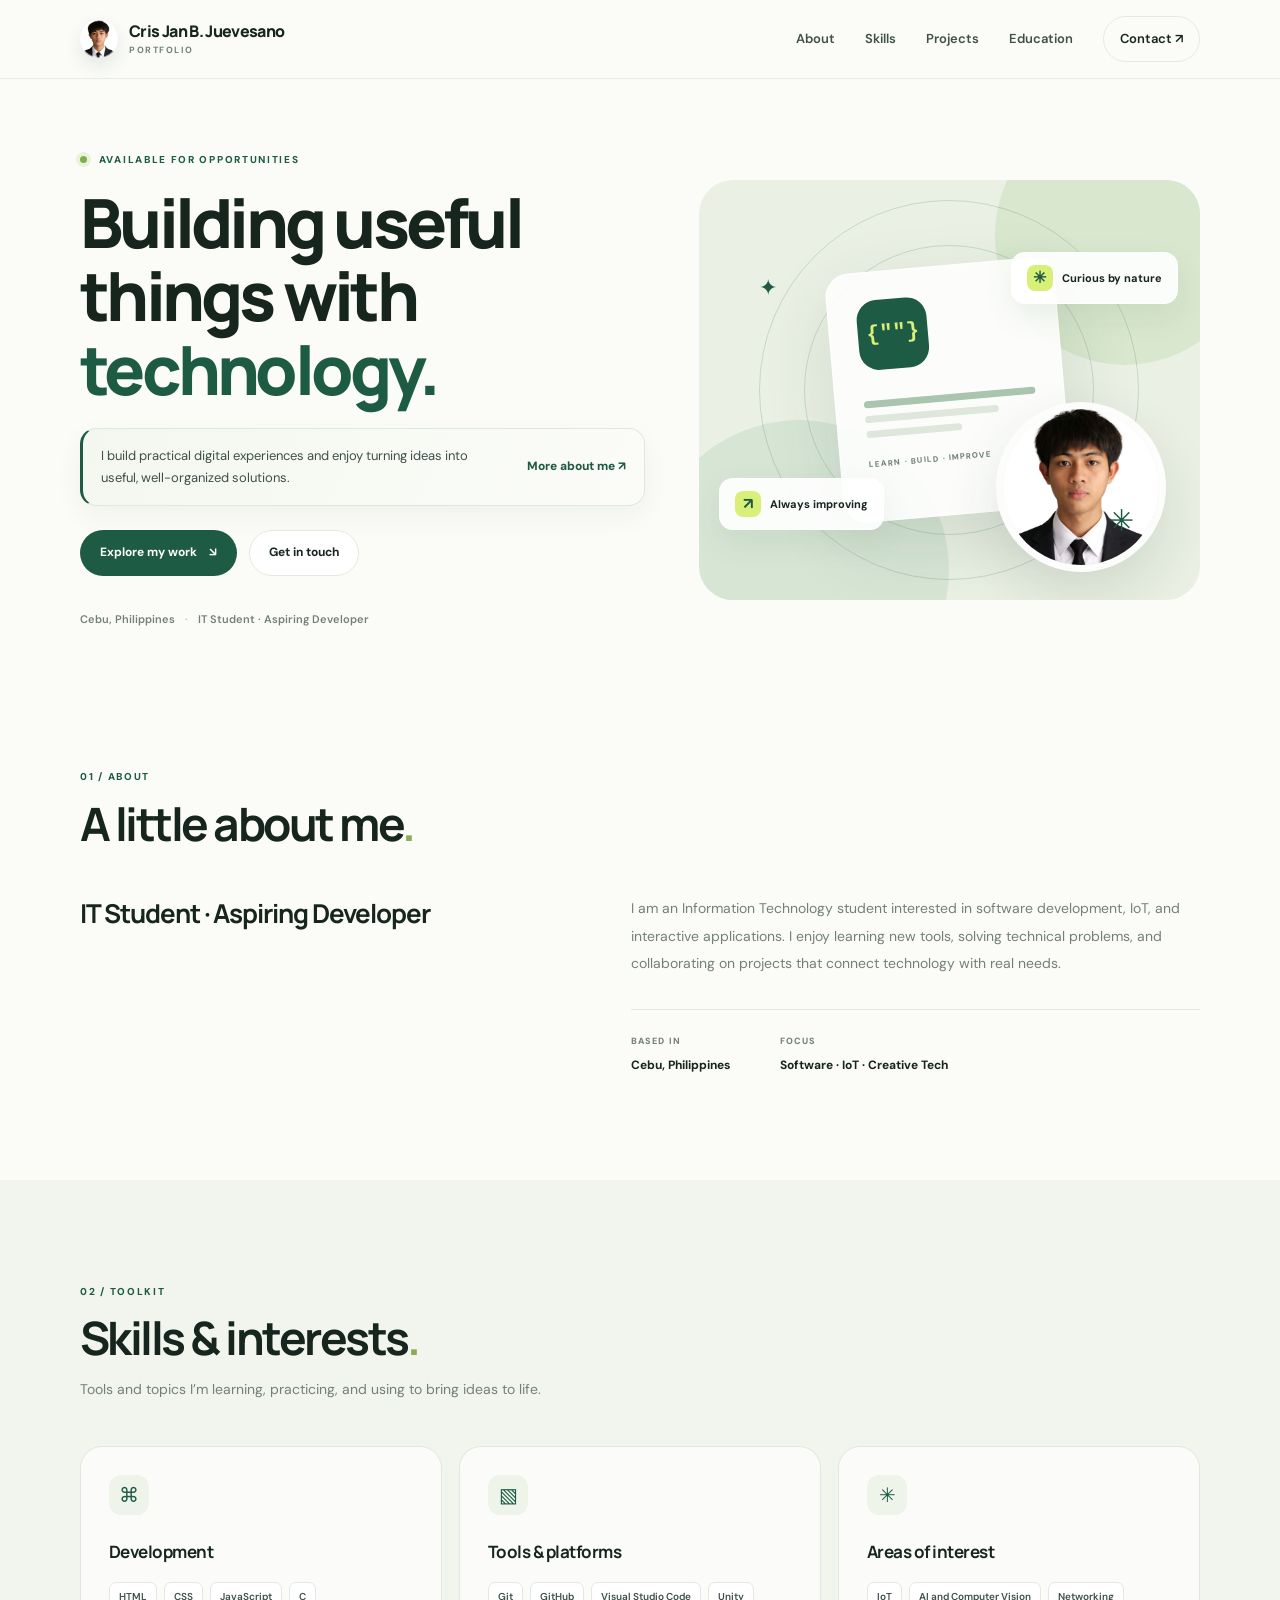
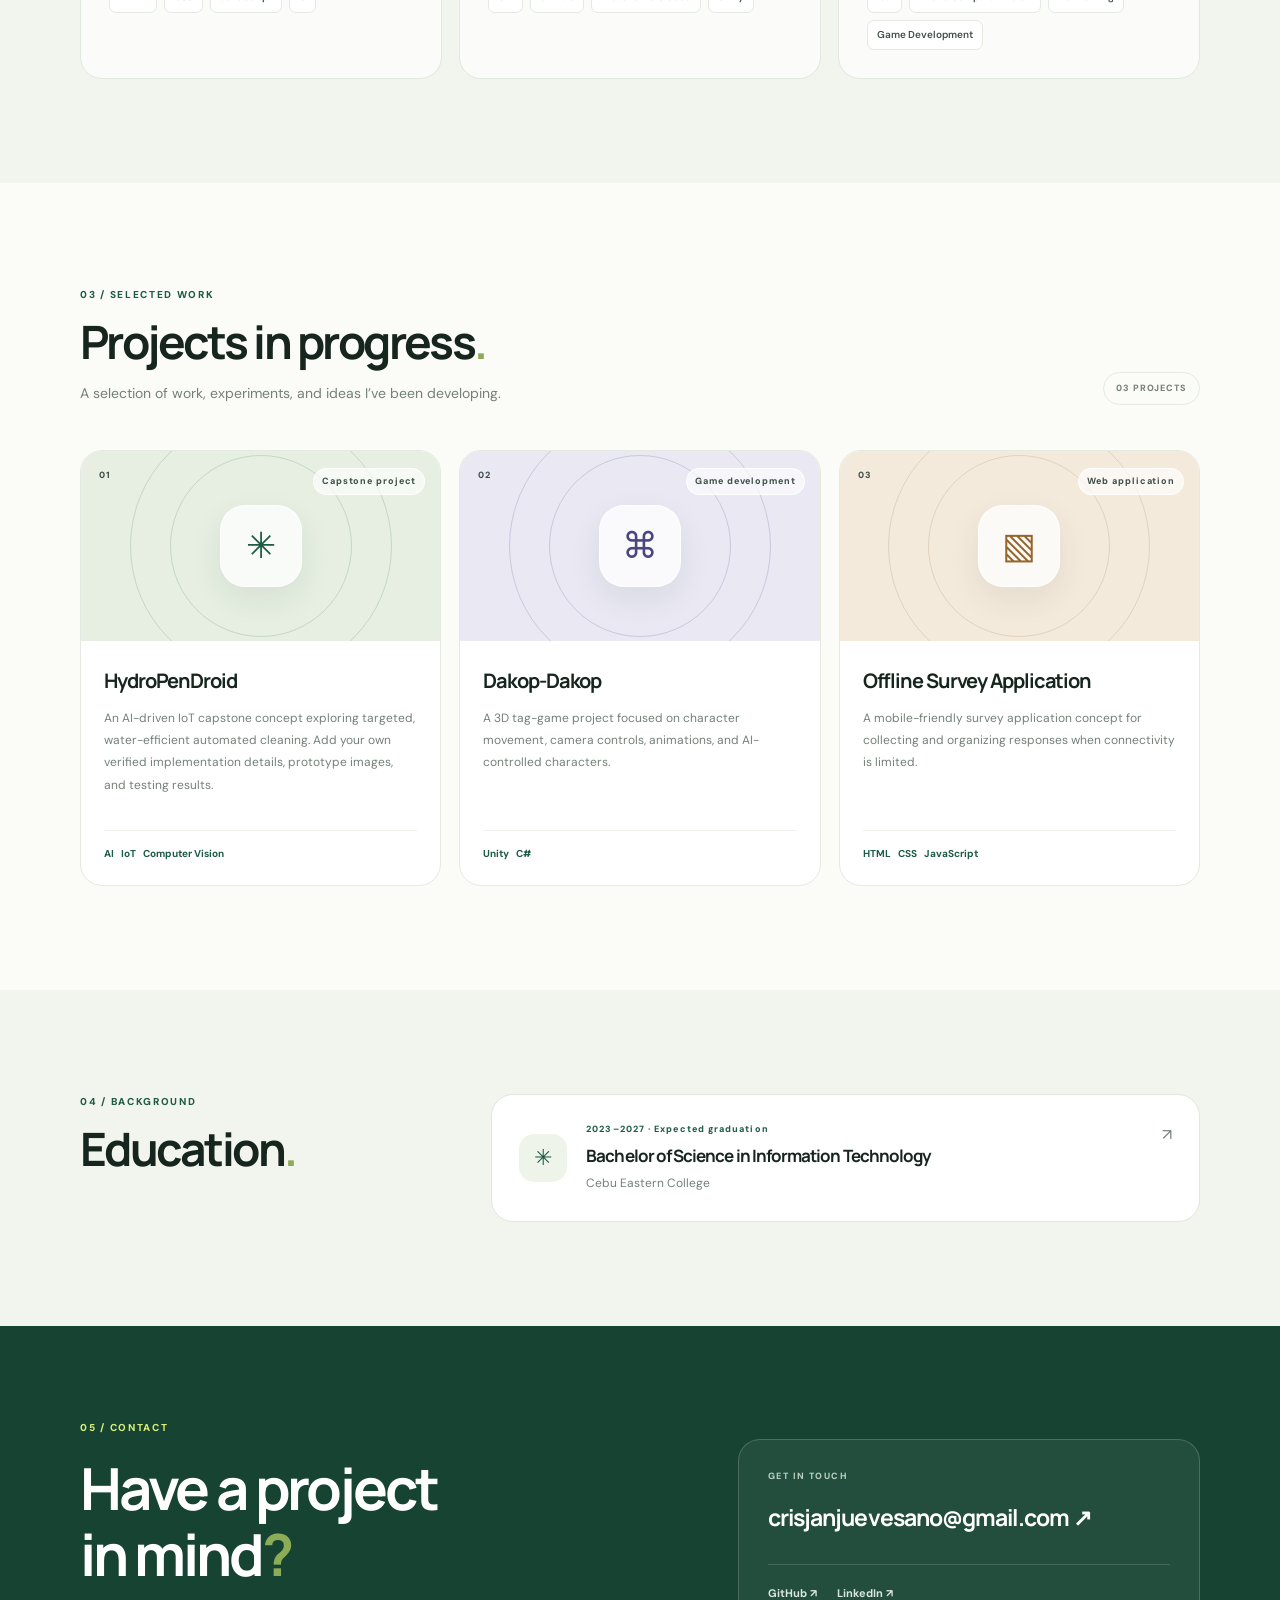
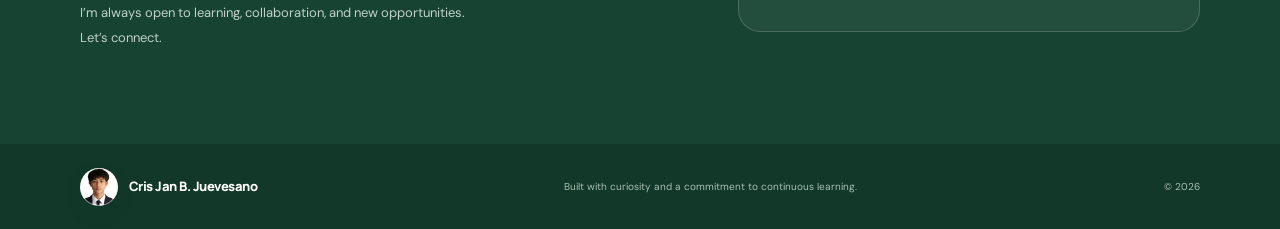
<file: index.html>
<!doctype html>
<html lang="en">
<head>
  <meta charset="utf-8">
  <meta name="viewport" content="width=device-width, initial-scale=1">
  <meta name="description" content="A personal portfolio showcasing projects, skills, and experience.">
  <title>Portfolio | Juevesano CJ</title>
  <link rel="stylesheet" href="style.css">
</head>
<body class="portfolio-page">
  <header class="site-header">
    <nav class="nav container" aria-label="Main navigation">
      <a class="brand" href="#home"><span class="brand-mark" id="brandMark">CJ</span><span id="brandName">Cris Jan B. Juevesano<span class="brand-sub">P O R T F O L I O</span></span></a>
      <button class="menu-toggle" id="menuToggle" aria-label="Toggle navigation" aria-expanded="false">☰</button>
      <div class="nav-links" id="navLinks">
        <a href="#about">About</a><a href="#skills">Skills</a><a href="#projects">Projects</a><a href="#education">Education</a><a class="nav-cta" href="#contact">Contact ↗</a>
      </div>
    </nav>
  </header>

  <main>
    <section class="hero container" id="home">
      <div class="hero-copy">
        <p class="eyebrow"><span class="status-dot"></span> AVAILABLE FOR OPPORTUNITIES</p>
        <h1 id="heroTitle">Building useful things with <span>technology.</span></h1>
        <div class="intro-strip"><div class="strip-inner"><p id="aboutPreview">Thoughtful development, practical problem-solving, and a willingness to keep learning.</p><a href="#about" class="inline-link">More about me ↗</a></div></div>
        <div class="hero-actions"><a class="button button-primary" href="#projects">Explore my work <span>↘</span></a><a class="button button-secondary" href="#contact">Get in touch</a></div>
        <div class="hero-meta"><span id="heroLocation">Cebu, Philippines</span><span class="meta-separator">·</span><span id="heroRole">IT Student · Aspiring Developer</span></div>
      </div>
      <div class="hero-art" aria-label="Decorative abstract portfolio graphic">
        <div class="art-orbit orbit-one"></div><div class="art-orbit orbit-two"></div>
        <div class="art-card art-card-main"><span class="code-mark">{"</>"}</span><div class="art-lines"><i></i><i></i><i></i></div><span class="art-label">LEARN · BUILD · IMPROVE</span></div>
        <div class="profile-frame" aria-label="Profile picture">
          <img id="profileImage" alt="Profile portrait" hidden>
          <div class="profile-fallback" id="profileFallback">CJ</div>
        </div>
        <div class="art-float float-top"><span class="float-icon">✳</span><span>Curious by nature</span></div>
        <div class="art-float float-bottom"><span class="float-icon">↗</span><span>Always improving</span></div>
        <div class="art-spark spark-one">✦</div><div class="art-spark spark-two">✳</div>
      </div>
    </section>

    <section class="section container" id="about">
      <div class="section-heading"><p class="eyebrow">01 / ABOUT</p><h2>A little about me<span class="accent-dot">.</span></h2></div>
      <div class="about-layout"><p class="about-lead" id="aboutLead"></p><div class="about-detail"><p id="aboutBody"></p><div class="about-facts"><div><span class="fact-label">BASED IN</span><strong id="aboutLocation"></strong></div><div><span class="fact-label">FOCUS</span><strong id="aboutFocus">Software · IoT · Creative Tech</strong></div></div></div></div>
    </section>

    <section class="section skills-section" id="skills">
      <div class="container">
        <div class="section-heading"><p class="eyebrow">02 / TOOLKIT</p><h2>Skills & interests<span class="accent-dot">.</span></h2><p class="section-desc">Tools and topics I’m learning, practicing, and using to bring ideas to life.</p></div>
        <div class="skills-grid">
          <article class="skill-card"><div class="skill-icon">⌘</div><h3>Development</h3><div class="skill-tags" id="skillsDev"></div></article>
          <article class="skill-card"><div class="skill-icon">▧</div><h3>Tools & platforms</h3><div class="skill-tags" id="skillsTools"></div></article>
          <article class="skill-card"><div class="skill-icon">✳</div><h3>Areas of interest</h3><div class="skill-tags" id="skillsInterest"></div></article>
        </div>
      </div>
    </section>

    <section class="section container" id="projects">
      <div class="section-heading section-heading-row"><div><p class="eyebrow">03 / SELECTED WORK</p><h2>Projects in progress<span class="accent-dot">.</span></h2><p class="section-desc">A selection of work, experiments, and ideas I’ve been developing.</p></div><span class="project-count" id="projectCount">03 PROJECTS</span></div>
      <div class="projects-grid" id="projectsGrid"></div>
    </section>

    <section class="section education-section" id="education">
      <div class="container education-layout">
        <div class="section-heading"><p class="eyebrow">04 / BACKGROUND</p><h2>Education<span class="accent-dot">.</span></h2></div>
        <article class="education-card"><div class="education-icon">✳</div><div><p class="education-date" id="educationDates"></p><h3 id="educationTitle"></h3><p id="schoolName"></p></div><span class="education-arrow">↗</span></article>
        <div class="extras" id="certificatesWrap" hidden><h3>Training & certificates</h3><ul id="certificatesList"></ul></div>
      </div>
    </section>

    <section class="contact-section" id="contact">
      <div class="container contact-layout"><div><p class="eyebrow">05 / CONTACT</p><h2>Have a project<br>in mind<span class="accent-dot">?</span></h2><p class="contact-copy">I’m always open to learning, collaboration, and new opportunities. Let’s connect.</p></div><div class="contact-card"><span class="contact-card-label">GET IN TOUCH</span><a class="contact-email" id="contactEmail" href="mailto:hello@example.com">hello@example.com ↗</a><div class="contact-links"><a id="githubLink" href="https://github.com/" target="_blank" rel="noreferrer">GitHub ↗</a><a id="linkedinLink" href="https://linkedin.com/" target="_blank" rel="noreferrer">LinkedIn ↗</a><a id="resumeLink" href="#" hidden target="_blank" rel="noreferrer">Résumé ↗</a></div></div></div>
    </section>
  </main>

  <footer class="site-footer"><div class="container footer-inner"><a class="brand footer-brand" href="#home"><span class="brand-mark" id="footerBrandMark">CJ</span><span id="footerBrand">Cris Jan B. Juevesano</span></a><p id="footerNote">Built with curiosity and a commitment to continuous learning.</p><span>© <span id="year"></span></span></div></footer>

  <script src="script.js"></script>
</body>
</html>
</file>
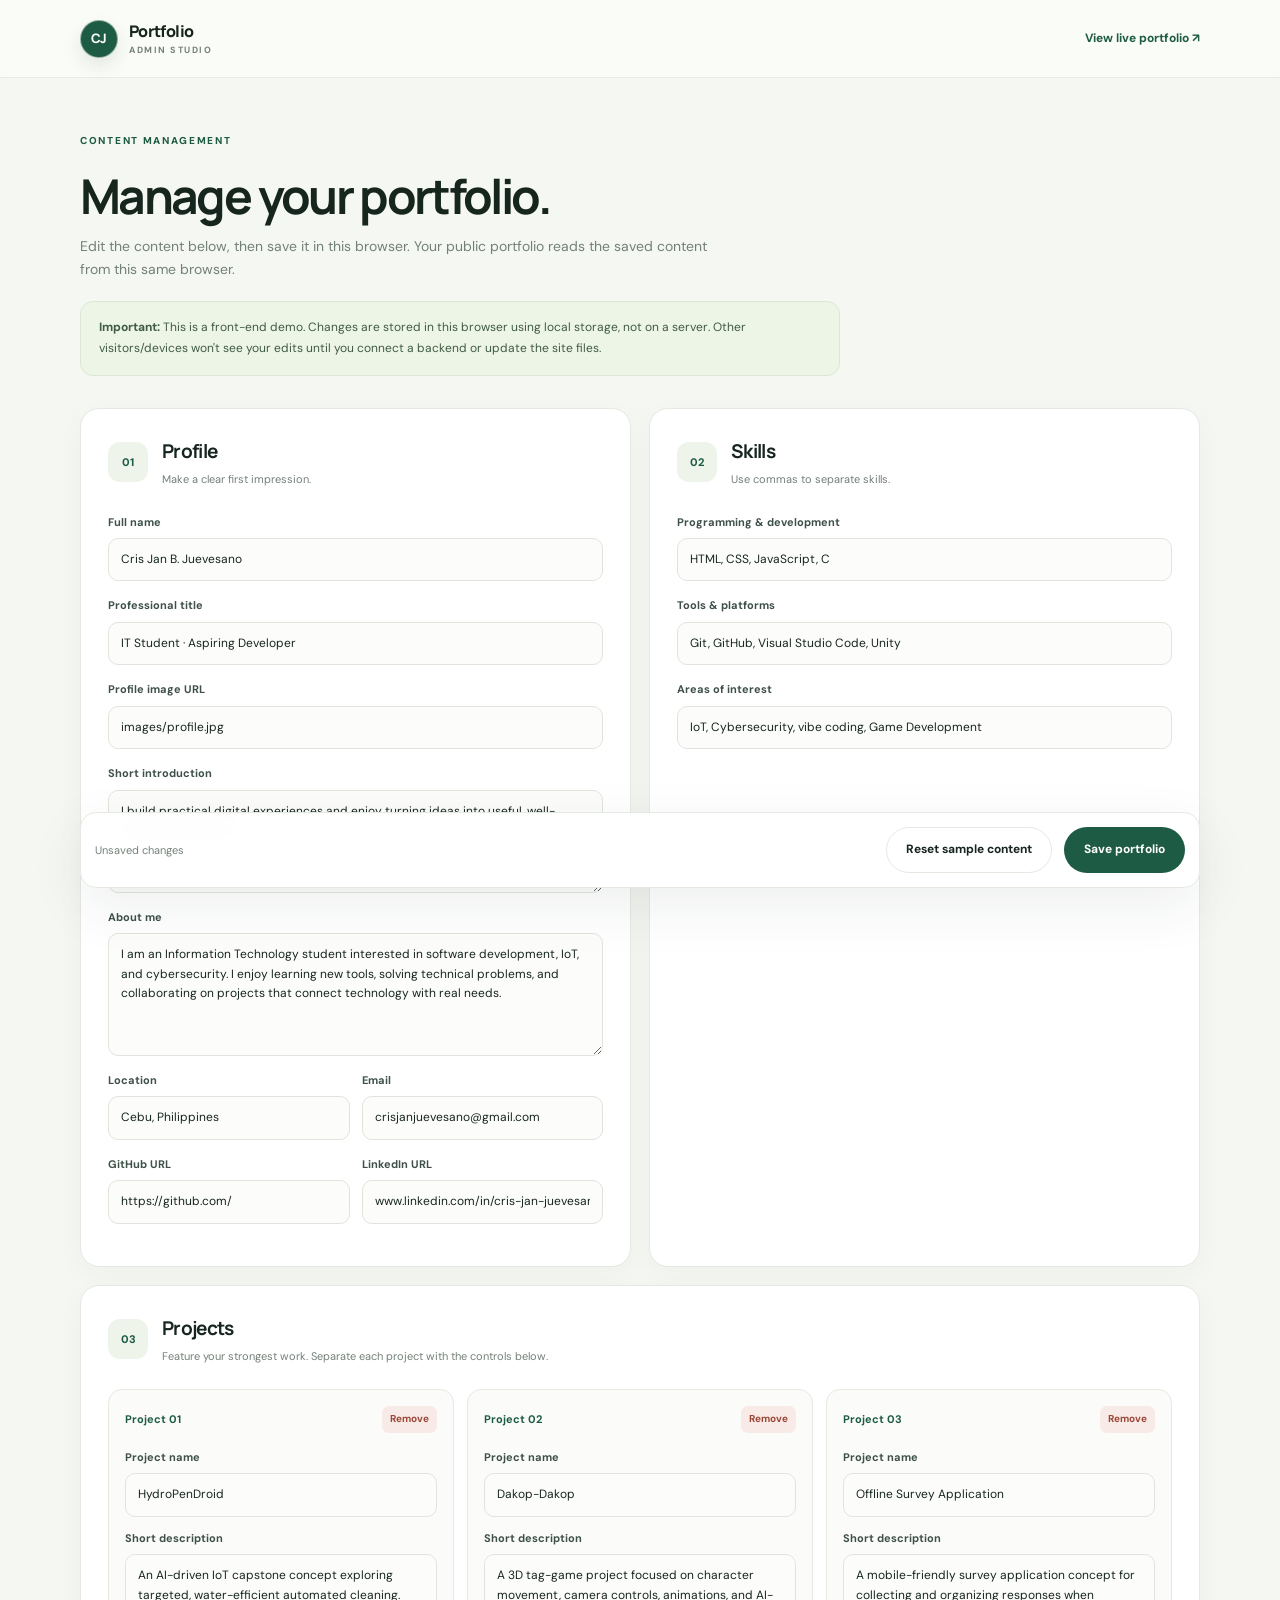
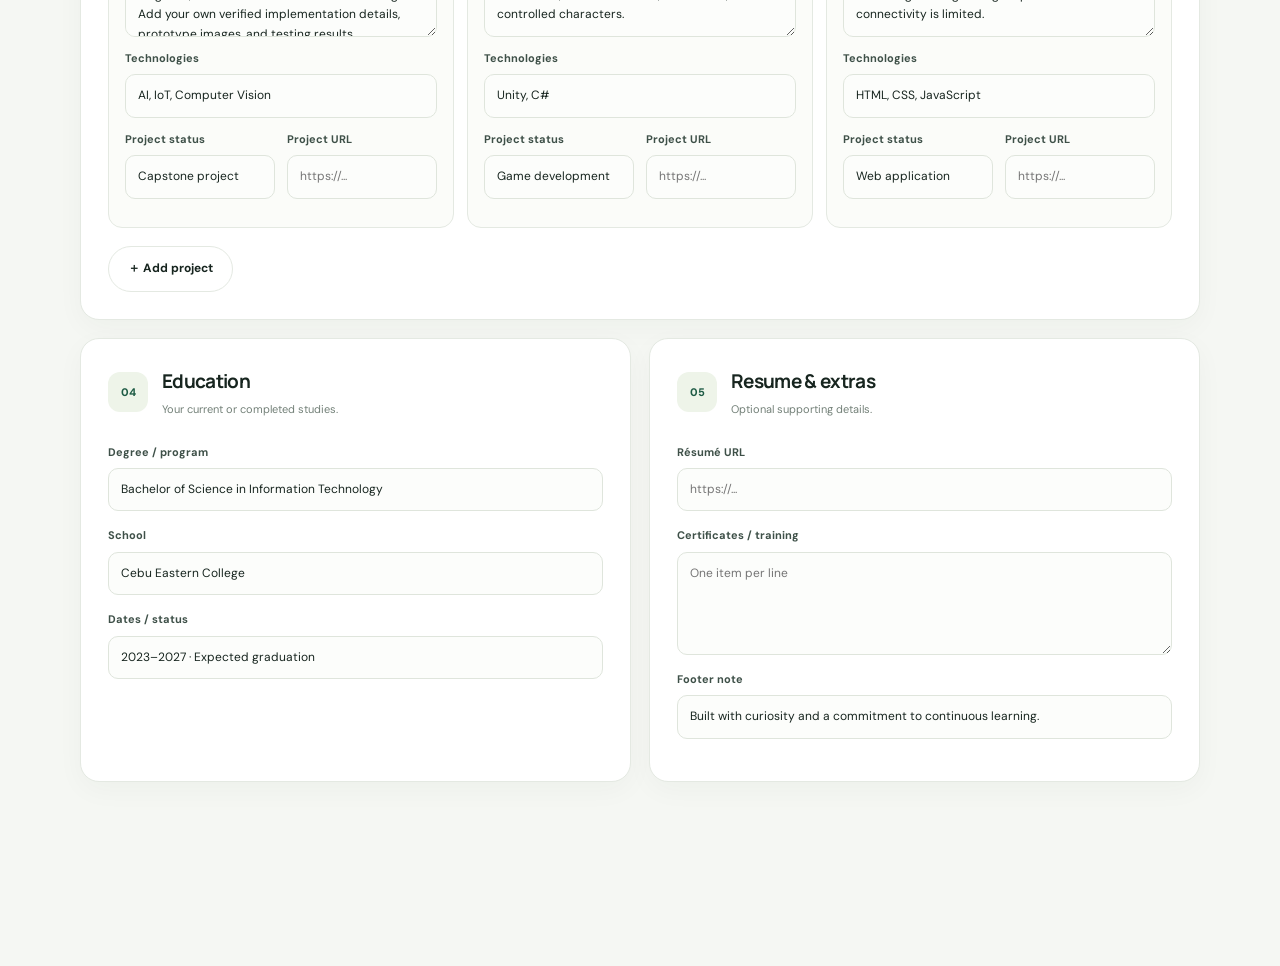
<file: admin.html>
<!doctype html>
<html lang="en">
<head>
  <meta charset="utf-8">
  <meta name="viewport" content="width=device-width, initial-scale=1">
  <title>Portfolio Admin</title>
  <link rel="stylesheet" href="style.css">
</head>
<body class="admin-page">
  <header class="topbar">
    <a class="brand" href="index.html"><span class="brand-mark">CJ</span><span>Portfolio<span class="brand-sub">ADMIN STUDIO</span></span></a>
    <a class="text-link" href="index.html" target="_blank" rel="noreferrer">View live portfolio ↗</a>
  </header>

  <main class="admin-layout">
    <section class="admin-heading">
      <p class="eyebrow">CONTENT MANAGEMENT</p>
      <h1>Manage your portfolio.</h1>
      <p class="muted">Edit the content below, then save it in this browser. Your public portfolio reads the saved content from this same browser.</p>
      <div class="notice"><strong>Important:</strong> This is a front-end demo. Changes are stored in this browser using local storage, not on a server. Other visitors/devices won't see your edits until you connect a backend or update the site files.</div>
    </section>

    <form id="portfolioForm" class="editor-grid">
      <section class="panel">
        <div class="panel-heading"><span class="step">01</span><div><h2>Profile</h2><p>Make a clear first impression.</p></div></div>
        <label>Full name<input name="name" required maxlength="80"></label>
        <label>Professional title<input name="role" maxlength="120"></label>
        <label>Profile image URL<input name="profileImage" type="url" placeholder="https://example.com/profile.jpg"></label>
        <label>Short introduction<textarea name="intro" rows="4" maxlength="500"></textarea></label>
        <label>About me<textarea name="about" rows="5" maxlength="1000"></textarea></label>
        <div class="two-col">
          <label>Location<input name="location" maxlength="100"></label>
          <label>Email<input name="email" type="email" maxlength="160"></label>
        </div>
        <div class="two-col">
          <label>GitHub URL<input name="github" type="url" placeholder="https://github.com/username"></label>
          <label>LinkedIn URL<input name="linkedin" type="url" placeholder="https://linkedin.com/in/username"></label>
        </div>
      </section>

      <section class="panel">
        <div class="panel-heading"><span class="step">02</span><div><h2>Skills</h2><p>Use commas to separate skills.</p></div></div>
        <label>Programming & development<input name="skillsDev" placeholder="HTML, CSS, JavaScript, C"></label>
        <label>Tools & platforms<input name="skillsTools" placeholder="Git, GitHub, VS Code, Unity"></label>
        <label>Areas of interest<input name="skillsInterest" placeholder="IoT, AI, Networking, Game Development"></label>
      </section>

      <section class="panel panel-wide">
        <div class="panel-heading"><span class="step">03</span><div><h2>Projects</h2><p>Feature your strongest work. Separate each project with the controls below.</p></div></div>
        <div id="projectsEditor" class="project-editor-list"></div>
        <button type="button" class="button button-secondary" id="addProject">＋ Add project</button>
      </section>

      <section class="panel">
        <div class="panel-heading"><span class="step">04</span><div><h2>Education</h2><p>Your current or completed studies.</p></div></div>
        <label>Degree / program<input name="education" maxlength="180"></label>
        <label>School<input name="school" maxlength="180"></label>
        <label>Dates / status<input name="educationDates" maxlength="100" placeholder="2023–2027 · Expected graduation"></label>
      </section>

      <section class="panel">
        <div class="panel-heading"><span class="step">05</span><div><h2>Resume & extras</h2><p>Optional supporting details.</p></div></div>
        <label>Résumé URL<input name="resume" type="url" placeholder="https://..."></label>
        <label>Certificates / training<textarea name="certificates" rows="4" placeholder="One item per line"></textarea></label>
        <label>Footer note<input name="footer" maxlength="180"></label>
      </section>

      <div class="savebar">
        <span id="saveStatus" class="muted" role="status">Unsaved changes</span>
        <button type="button" class="button button-secondary" id="resetBtn">Reset sample content</button>
        <button type="submit" class="button button-primary">Save portfolio</button>
      </div>
    </form>
  </main>
  <template id="projectTemplate">
    <article class="project-editor">
      <div class="project-editor-head"><strong class="project-number">Project</strong><button type="button" class="remove-project" aria-label="Remove project">Remove</button></div>
      <label>Project name<input data-field="title" required maxlength="100"></label>
      <label>Short description<textarea data-field="description" rows="3" maxlength="500"></textarea></label>
      <label>Technologies<input data-field="tech" placeholder="HTML, CSS, JavaScript"></label>
      <div class="two-col">
        <label>Project status<input data-field="status" placeholder="In progress / Completed"></label>
        <label>Project URL<input data-field="url" type="url" placeholder="https://..."></label>
      </div>
    </article>
  </template>

  <script src="script.js"></script>
</body>
</html>
</file>
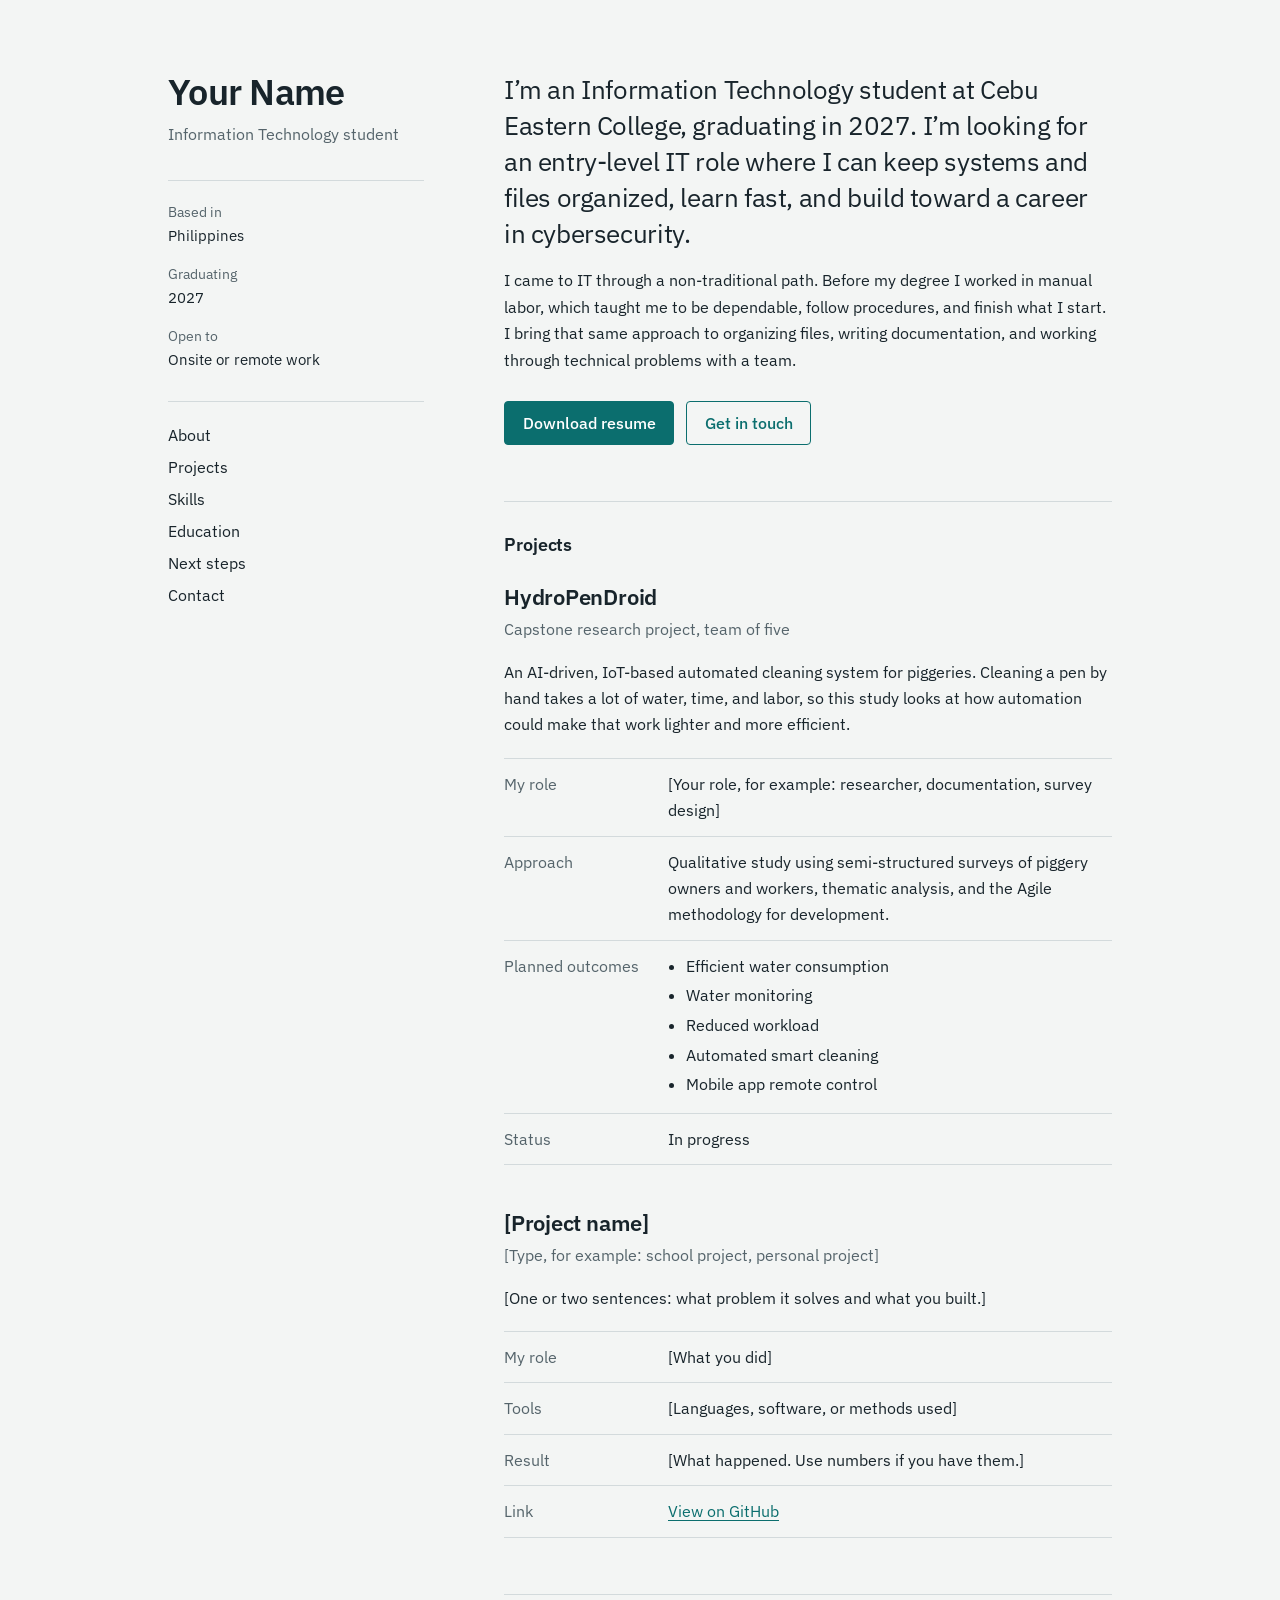
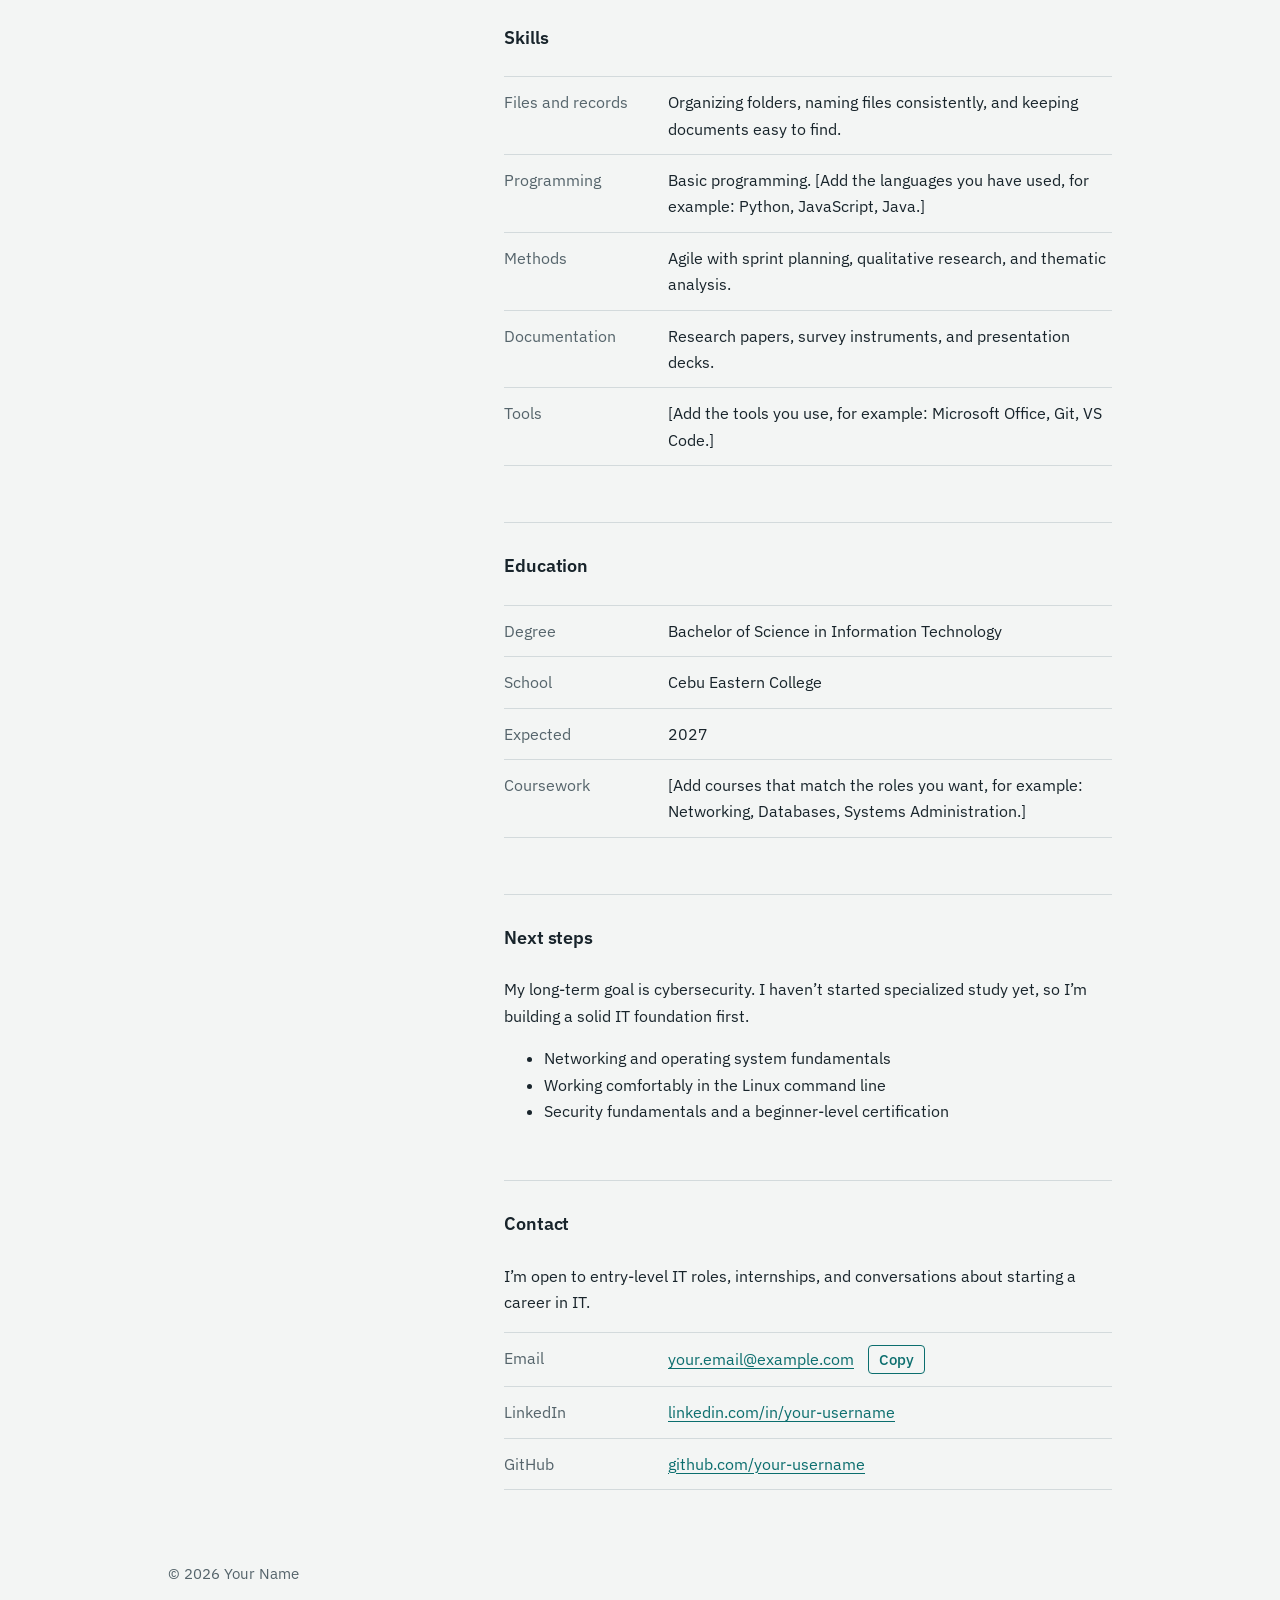
<file: index (3).html>
<!DOCTYPE html>
<html lang="en">
<head>
<meta charset="utf-8">
<meta name="viewport" content="width=device-width, initial-scale=1">
<title>Your Name – IT Student Portfolio</title>
<meta name="description" content="Portfolio of Your Name, an Information Technology student graduating in 2027 and looking for an entry-level IT role.">
<meta name="color-scheme" content="light dark">
<meta property="og:title" content="Your Name – IT Student Portfolio">
<meta property="og:description" content="Information Technology student graduating in 2027. Projects, skills, and contact details.">
<meta property="og:type" content="website">
<link rel="icon" href="data:image/svg+xml,%3Csvg xmlns='http://www.w3.org/2000/svg' viewBox='0 0 32 32'%3E%3Crect width='32' height='32' rx='6' fill='%230B6E6E'/%3E%3Ctext x='16' y='22' font-size='15' font-family='sans-serif' font-weight='700' text-anchor='middle' fill='white'%3EYN%3C/text%3E%3C/svg%3E">
<link rel="preconnect" href="https://fonts.googleapis.com">
<link rel="preconnect" href="https://fonts.gstatic.com" crossorigin>
<link href="https://fonts.googleapis.com/css2?family=IBM+Plex+Sans:ital,wght@0,400;0,500;0,600;1,400&display=swap" rel="stylesheet">

<style>
  :root {
    --bg: #F3F5F4;
    --ink: #18242B;
    --muted: #55646B;
    --line: #D3DADC;
    --accent: #0B6E6E;
    --on-accent: #FFFFFF;
    --font: "IBM Plex Sans", system-ui, -apple-system, "Segoe UI", Roboto, "Helvetica Neue", Arial, sans-serif;
  }

  @media (prefers-color-scheme: dark) {
    :root {
      --bg: #0F1719;
      --ink: #E6ECEC;
      --muted: #9AA8AC;
      --line: #25343A;
      --accent: #5CC7C0;
      --on-accent: #0F1719;
    }
  }

  *, *::before, *::after { box-sizing: border-box; }

  html { -webkit-text-size-adjust: 100%; }

  @media (prefers-reduced-motion: no-preference) {
    html { scroll-behavior: smooth; }
  }

  body {
    margin: 0;
    background: var(--bg);
    color: var(--ink);
    font-family: var(--font);
    font-size: 1rem;
    line-height: 1.65;
  }

  a { color: var(--accent); text-underline-offset: 0.2em; }
  a:hover { text-decoration-thickness: 2px; }

  :focus-visible {
    outline: 2px solid var(--accent);
    outline-offset: 3px;
    border-radius: 2px;
  }

  .skip {
    position: absolute;
    left: 1rem;
    top: -4rem;
    background: var(--accent);
    color: var(--on-accent);
    padding: 0.5rem 0.9rem;
    border-radius: 4px;
    z-index: 10;
  }
  .skip:focus { top: 1rem; }

  /* Layout: fixed left column, readable content column */
  .layout {
    display: grid;
    grid-template-columns: 16rem minmax(0, 1fr);
    gap: 5rem;
    max-width: 62rem;
    margin: 0 auto;
    padding: 4.5rem 1.5rem 3rem;
  }

  .side {
    position: sticky;
    top: 4.5rem;
    align-self: start;
  }

  .side h1 {
    margin: 0;
    font-size: 2.25rem;
    line-height: 1.1;
    font-weight: 600;
    letter-spacing: -0.02em;
  }

  .side .role {
    margin: 0.6rem 0 0;
    color: var(--muted);
  }

  .facts {
    margin: 2rem 0 0;
    padding-top: 1.25rem;
    border-top: 1px solid var(--line);
    font-size: 0.9375rem;
  }
  .facts div { margin-bottom: 0.9rem; }
  .facts dt { color: var(--muted); font-size: 0.875rem; }
  .facts dd { margin: 0; }

  .nav {
    margin: 1.75rem 0 0;
    padding: 1.25rem 0 0;
    border-top: 1px solid var(--line);
    list-style: none;
    display: grid;
    gap: 0.35rem;
  }
  .nav a { color: var(--ink); text-decoration: none; }
  .nav a:hover { color: var(--accent); text-decoration: underline; }

  /* Main content */
  main { max-width: 40rem; }

  .block {
    padding-top: 1.75rem;
    margin-top: 3.5rem;
    border-top: 1px solid var(--line);
    scroll-margin-top: 2rem;
  }
  .block:first-child {
    margin-top: 0;
    padding-top: 0;
    border-top: 0;
  }

  .block h2 {
    margin: 0 0 1.5rem;
    font-size: 1.125rem;
    font-weight: 600;
    letter-spacing: -0.005em;
  }

  .lead {
    margin: 0 0 1.25rem;
    font-size: 1.625rem;
    line-height: 1.38;
    font-weight: 400;
    letter-spacing: -0.015em;
  }

  .block p { margin: 0 0 1rem; }
  .muted { color: var(--muted); }

  .actions {
    display: flex;
    flex-wrap: wrap;
    gap: 0.75rem;
    margin-top: 1.75rem;
  }

  .btn {
    display: inline-block;
    padding: 0.6rem 1.1rem;
    border: 1px solid var(--accent);
    border-radius: 4px;
    font: inherit;
    font-weight: 500;
    line-height: 1.4;
    text-decoration: none;
    cursor: pointer;
  }
  .btn-primary { background: var(--accent); color: var(--on-accent); }
  .btn-secondary { background: transparent; color: var(--accent); }
  .btn:hover { text-decoration: underline; text-underline-offset: 0.2em; }

  /* Definition-style rows used by projects, skills, education, contact */
  .rows { margin: 0; }
  .rows > div {
    display: grid;
    grid-template-columns: 9rem minmax(0, 1fr);
    gap: 1.25rem;
    padding: 0.75rem 0;
    border-top: 1px solid var(--line);
  }
  .rows > div:last-child { border-bottom: 1px solid var(--line); }
  .rows dt { color: var(--muted); }
  .rows dd { margin: 0; }

  .project { margin-bottom: 2.75rem; }
  .project:last-child { margin-bottom: 0; }
  .project h3 {
    margin: 0 0 0.35rem;
    font-size: 1.375rem;
    font-weight: 600;
    letter-spacing: -0.01em;
    line-height: 1.25;
  }
  .project .kind { margin: 0 0 1rem; color: var(--muted); }
  .project .summary { margin-bottom: 1.25rem; }
  .project ul { margin: 0; padding-left: 1.1rem; }
  .project li { margin-bottom: 0.2rem; }

  .copy-status { margin-left: 0.6rem; color: var(--muted); font-size: 0.9375rem; }

  .footer {
    max-width: 62rem;
    margin: 0 auto;
    padding: 1.5rem 1.5rem 3rem;
    color: var(--muted);
    font-size: 0.9375rem;
  }

  @media (max-width: 52rem) {
    .layout {
      grid-template-columns: minmax(0, 1fr);
      gap: 2.5rem;
      padding-top: 2.5rem;
    }
    .side { position: static; }
    .nav {
      display: flex;
      flex-wrap: wrap;
      gap: 0.4rem 1.25rem;
    }
    .lead { font-size: 1.4rem; }
    .rows > div {
      grid-template-columns: minmax(0, 1fr);
      gap: 0.15rem;
    }
  }
</style>
</head>

<body>
<a class="skip" href="#about">Skip to content</a>

<div class="layout">

  <!-- ============ LEFT COLUMN ============ -->
  <header class="side">
    <!-- EDIT: replace with your full name -->
    <h1>Your Name</h1>
    <p class="role">Information Technology student</p>

    <dl class="facts">
      <div>
        <dt>Based in</dt>
        <dd>Philippines</dd>
      </div>
      <div>
        <dt>Graduating</dt>
        <dd>2027</dd>
      </div>
      <div>
        <dt>Open to</dt>
        <dd>Onsite or remote work</dd>
      </div>
    </dl>

    <nav aria-label="Sections">
      <ul class="nav">
        <li><a href="#about">About</a></li>
        <li><a href="#projects">Projects</a></li>
        <li><a href="#skills">Skills</a></li>
        <li><a href="#education">Education</a></li>
        <li><a href="#next">Next steps</a></li>
        <li><a href="#contact">Contact</a></li>
      </ul>
    </nav>
  </header>

  <!-- ============ MAIN CONTENT ============ -->
  <main id="main">

    <section class="block" id="about" aria-label="About">
      <p class="lead">
        I’m an Information Technology student at Cebu Eastern College, graduating in 2027.
        I’m looking for an entry-level IT role where I can keep systems and files organized,
        learn fast, and build toward a career in cybersecurity.
      </p>
      <p>
        I came to IT through a non-traditional path. Before my degree I worked in manual labor,
        which taught me to be dependable, follow procedures, and finish what I start.
        I bring that same approach to organizing files, writing documentation, and working through
        technical problems with a team.
      </p>
      <div class="actions">
        <!-- EDIT: put your resume in the same folder and name it resume.pdf -->
        <a class="btn btn-primary" href="resume.pdf" download>Download resume</a>
        <a class="btn btn-secondary" href="#contact">Get in touch</a>
      </div>
    </section>

    <section class="block" id="projects">
      <h2>Projects</h2>

      <article class="project">
        <h3>HydroPenDroid</h3>
        <p class="kind">Capstone research project, team of five</p>
        <p class="summary">
          An AI-driven, IoT-based automated cleaning system for piggeries. Cleaning a pen by hand
          takes a lot of water, time, and labor, so this study looks at how automation could
          make that work lighter and more efficient.
        </p>
        <dl class="rows">
          <div>
            <dt>My role</dt>
            <!-- EDIT: describe what you personally did -->
            <dd>[Your role, for example: researcher, documentation, survey design]</dd>
          </div>
          <div>
            <dt>Approach</dt>
            <dd>Qualitative study using semi-structured surveys of piggery owners and workers, thematic analysis, and the Agile methodology for development.</dd>
          </div>
          <div>
            <dt>Planned outcomes</dt>
            <dd>
              <ul>
                <li>Efficient water consumption</li>
                <li>Water monitoring</li>
                <li>Reduced workload</li>
                <li>Automated smart cleaning</li>
                <li>Mobile app remote control</li>
              </ul>
            </dd>
          </div>
          <div>
            <dt>Status</dt>
            <dd>In progress</dd>
          </div>
        </dl>
      </article>

      <!-- EDIT: copy this block for each additional project, or delete it -->
      <article class="project">
        <h3>[Project name]</h3>
        <p class="kind">[Type, for example: school project, personal project]</p>
        <p class="summary">[One or two sentences: what problem it solves and what you built.]</p>
        <dl class="rows">
          <div>
            <dt>My role</dt>
            <dd>[What you did]</dd>
          </div>
          <div>
            <dt>Tools</dt>
            <dd>[Languages, software, or methods used]</dd>
          </div>
          <div>
            <dt>Result</dt>
            <dd>[What happened. Use numbers if you have them.]</dd>
          </div>
          <div>
            <dt>Link</dt>
            <dd><a href="https://github.com/your-username/your-repo">View on GitHub</a></dd>
          </div>
        </dl>
      </article>
    </section>

    <section class="block" id="skills">
      <h2>Skills</h2>
      <dl class="rows">
        <div>
          <dt>Files and records</dt>
          <dd>Organizing folders, naming files consistently, and keeping documents easy to find.</dd>
        </div>
        <div>
          <dt>Programming</dt>
          <dd>Basic programming. [Add the languages you have used, for example: Python, JavaScript, Java.]</dd>
        </div>
        <div>
          <dt>Methods</dt>
          <dd>Agile with sprint planning, qualitative research, and thematic analysis.</dd>
        </div>
        <div>
          <dt>Documentation</dt>
          <dd>Research papers, survey instruments, and presentation decks.</dd>
        </div>
        <div>
          <dt>Tools</dt>
          <dd>[Add the tools you use, for example: Microsoft Office, Git, VS Code.]</dd>
        </div>
      </dl>
    </section>

    <section class="block" id="education">
      <h2>Education</h2>
      <dl class="rows">
        <div>
          <dt>Degree</dt>
          <dd>Bachelor of Science in Information Technology</dd>
        </div>
        <div>
          <dt>School</dt>
          <dd>Cebu Eastern College</dd>
        </div>
        <div>
          <dt>Expected</dt>
          <dd>2027</dd>
        </div>
        <div>
          <dt>Coursework</dt>
          <dd>[Add courses that match the roles you want, for example: Networking, Databases, Systems Administration.]</dd>
        </div>
      </dl>
    </section>

    <section class="block" id="next">
      <h2>Next steps</h2>
      <p>
        My long-term goal is cybersecurity. I haven’t started specialized study yet,
        so I’m building a solid IT foundation first.
      </p>
      <!-- EDIT: update this list as your plans become clearer -->
      <ul>
        <li>Networking and operating system fundamentals</li>
        <li>Working comfortably in the Linux command line</li>
        <li>Security fundamentals and a beginner-level certification</li>
      </ul>
    </section>

    <section class="block" id="contact">
      <h2>Contact</h2>
      <p>I’m open to entry-level IT roles, internships, and conversations about starting a career in IT.</p>
      <dl class="rows">
        <div>
          <dt>Email</dt>
          <dd>
            <!-- EDIT: use your real email in both places below -->
            <a href="mailto:your.email@example.com">your.email@example.com</a>
            <button class="btn btn-secondary" type="button" id="copy-email" data-copy="your.email@example.com" style="margin-left:0.6rem;padding:0.2rem 0.65rem;font-size:0.9375rem">Copy</button>
            <span class="copy-status" id="copy-status" role="status" aria-live="polite"></span>
          </dd>
        </div>
        <div>
          <dt>LinkedIn</dt>
          <dd><a href="https://www.linkedin.com/in/your-username">linkedin.com/in/your-username</a></dd>
        </div>
        <div>
          <dt>GitHub</dt>
          <dd><a href="https://github.com/your-username">github.com/your-username</a></dd>
        </div>
      </dl>
    </section>

  </main>
</div>

<footer class="footer">
  © <span id="year">2026</span> Your Name
</footer>

<script>
  document.getElementById('year').textContent = new Date().getFullYear();

  var copyBtn = document.getElementById('copy-email');
  var status = document.getElementById('copy-status');
  var timer;

  function say(message) {
    status.textContent = message;
    clearTimeout(timer);
    timer = setTimeout(function () { status.textContent = ''; }, 3000);
  }

  copyBtn.addEventListener('click', function () {
    var text = copyBtn.getAttribute('data-copy');
    if (navigator.clipboard && navigator.clipboard.writeText) {
      navigator.clipboard.writeText(text).then(
        function () { say('Email copied'); },
        function () { say('Could not copy. Select the address and copy it by hand.'); }
      );
    } else {
      say('Could not copy. Select the address and copy it by hand.');
    }
  });
</script>
</body>
</html>
</file>
<file: style.css>
@import url('https://fonts.googleapis.com/css2?family=DM+Sans:wght@400;500;600;700&family=Manrope:wght@400;500;600;700;800&display=swap');

:root {
  --ink: #17251f;
  --ink-soft: #3e5048;
  --muted: #738078;
  --paper: #fbfcf8;
  --surface: #ffffff;
  --line: #e4e9e2;
  --green: #1e5b45;
  --green-dark: #164332;
  --lime: #d8f078;
  --mint: #eef4e9;
  --shadow: 0 18px 55px rgba(24, 48, 36, .08);
  --radius: 22px;
}
* { box-sizing: border-box; }
html { scroll-behavior: smooth; scroll-padding-top: 90px; }
body { margin: 0; color: var(--ink); background: var(--paper); font-family: "DM Sans", sans-serif; line-height: 1.65; }
a { color: inherit; text-decoration: none; }
button, input, textarea { font: inherit; }
button, a { -webkit-tap-highlight-color: transparent; }
.container { width: min(1120px, calc(100% - 48px)); margin: 0 auto; }
.site-header, .topbar { position: sticky; top: 0; z-index: 20; background: rgba(251,252,248,.9); border-bottom: 1px solid rgba(228,233,226,.8); -webkit-backdrop-filter: blur(16px); backdrop-filter: blur(16px); }
.nav, .topbar { min-height: 78px; display: flex; align-items: center; justify-content: space-between; gap: 24px; }
.brand { display: inline-flex; align-items: center; gap: 11px; font-family: "Manrope", sans-serif; font-weight: 800; letter-spacing: -.04em; line-height: 1.2; }
.brand-mark { width: 38px; height: 38px; display: grid; place-items: center; border-radius: 50%; overflow: hidden; background: var(--green); background-size: 118% auto; background-position: center 22%; background-repeat: no-repeat; color: white; font-size: 13px; letter-spacing: -.02em; border: 1px solid rgba(255,255,255,.5); box-shadow: 0 8px 18px rgba(24,48,36,.10); }
.brand-sub { display: block; margin-top: 4px; font-family: "DM Sans",sans-serif; font-size: 9px; letter-spacing: .17em; color: var(--muted); font-weight: 700; }
.nav-links { display: flex; align-items: center; gap: 30px; color: var(--ink-soft); font-size: 13px; font-weight: 600; }
.nav-links a:not(.nav-cta):hover, .text-link:hover { color: var(--green); }
.nav-cta { padding: 11px 16px; border: 1px solid var(--line); border-radius: 999px; color: var(--ink); }
.menu-toggle { display: none; border: 0; background: transparent; color: var(--ink); font-size: 24px; cursor: pointer; }
.hero { display: grid; grid-template-columns: 1.06fr .94fr; align-items: center; gap: 54px; min-height: 610px; padding-top: 60px; padding-bottom: 48px; }
.eyebrow { margin: 0 0 18px; color: var(--green); font-size: 10px; font-weight: 800; letter-spacing: .17em; }
.status-dot { display: inline-block; width: 7px; height: 7px; margin-right: 8px; border-radius: 50%; background: #7fae4c; box-shadow: 0 0 0 4px #e9f3dc; }
h1, h2, h3, p { margin-top: 0; }
h1, h2, h3 { font-family: "Manrope", sans-serif; letter-spacing: -.055em; }
.hero h1 { max-width: 640px; margin-bottom: 22px; font-size: clamp(44px, 5.3vw, 68px); line-height: 1.08; font-weight: 800; }
.hero h1 span { color: var(--green); }
.hero-actions { display: flex; flex-wrap: wrap; gap: 12px; }
.button { display: inline-flex; justify-content: center; align-items: center; gap: 12px; min-height: 46px; padding: 12px 19px; border: 1px solid transparent; border-radius: 999px; font-size: 12px; font-weight: 700; cursor: pointer; transition: transform .2s, background .2s, border-color .2s; }
.button:hover { transform: translateY(-2px); }
.button-primary { background: var(--green); color: #fff; }
.button-primary:hover { background: var(--green-dark); }
.button-secondary { border-color: var(--line); background: white; color: var(--ink); }
.button-secondary:hover { border-color: #b9c8bc; }
.hero-meta { display: flex; flex-wrap: wrap; gap: 10px; align-items: center; margin-top: 34px; color: var(--muted); font-size: 11px; font-weight: 600; }
.meta-separator { color: #b8c0b8; }
.hero-art { position: relative; min-height: 420px; display: grid; place-items: center; overflow: hidden; border-radius: 34px; background: #eaf0e4; isolation: isolate; }
.hero-art::before { position: absolute; z-index: -1; top: -75px; right: -55px; width: 260px; height: 260px; border-radius: 50%; background: #d8e7cd; content: ""; }
.hero-art::after { position: absolute; z-index: -1; bottom: -120px; left: -50px; width: 300px; height: 300px; border-radius: 50%; background: #d7e5d5; content: ""; }
.art-orbit { position: absolute; width: 290px; height: 290px; border: 1px solid rgba(30,91,69,.17); border-radius: 50%; }
.orbit-two { width: 380px; height: 380px; }
.art-card-main { position: relative; width: 230px; height: 250px; padding: 28px; border: 1px solid rgba(255,255,255,.8); border-radius: 24px; background: rgba(255,255,255,.86); box-shadow: 0 25px 70px rgba(36,74,51,.13); transform: rotate(-5deg); }
.code-mark { display: grid; place-items: center; width: 70px; height: 70px; margin-bottom: 30px; border-radius: 20px; background: var(--green); color: var(--lime); font-family: monospace; font-size: 22px; font-weight: 700; }
.art-lines { display: grid; gap: 8px; }
.art-lines i { display: block; height: 7px; border-radius: 99px; background: #dfe7dc; }
.art-lines i:nth-child(1) { width: 100%; background: #a9c5ad; }
.art-lines i:nth-child(2) { width: 78%; }
.art-lines i:nth-child(3) { width: 56%; }
.art-label { display: block; margin-top: 20px; color: var(--muted); font-size: 8px; letter-spacing: .13em; font-weight: 800; }
.profile-frame { position: absolute; right: 34px; bottom: 28px; width: 170px; height: 170px; border: 7px solid rgba(255,255,255,.9); border-radius: 50%; background: linear-gradient(135deg, #edf4e8, #dfead8); box-shadow: 0 24px 55px rgba(24, 48, 36, .12); overflow: hidden; }
.profile-frame img { display: block; width: 100%; height: 100%; object-fit: cover; object-position: center 22%; transform: scale(1.12); transform-origin: center 22%; }
.profile-fallback { display: grid; place-items: center; width: 100%; height: 100%; background: linear-gradient(135deg, #dfead8, #bfd7ba); color: var(--green-dark); font-family: "Manrope", sans-serif; font-size: 2.3rem; font-weight: 800; letter-spacing: -.08em; }
.art-float { position: absolute; display: flex; align-items: center; gap: 9px; padding: 12px 15px; border: 1px solid rgba(255,255,255,.8); border-radius: 14px; background: rgba(255,255,255,.9); box-shadow: 0 12px 32px rgba(36,74,51,.08); font-size: 11px; font-weight: 700; }
.float-top { top: 72px; right: 22px; }
.float-bottom { bottom: 70px; left: 20px; }
.float-icon { display: grid; place-items: center; width: 26px; height: 26px; border-radius: 8px; background: var(--lime); color: var(--green); font-size: 16px; }
.art-spark { position: absolute; color: var(--green); }
.spark-one { top: 90px; left: 60px; font-size: 22px; }
.spark-two { right: 66px; bottom: 55px; font-size: 30px; }
.intro-strip { margin-bottom: 24px; overflow: hidden; border: 1px solid #dfe8dc; border-left: 3px solid var(--green); border-radius: 16px; background: linear-gradient(115deg, #f4f7f0, #fbfcf8); box-shadow: 0 10px 28px rgba(24,48,36,.05); }
.strip-inner { display: flex; align-items: center; gap: 20px; padding: 16px 18px; }
.strip-inner p { flex: 1; margin: 0; color: var(--ink-soft); font-size: 13px; line-height: 1.7; }
.inline-link { display: inline-flex; flex: 0 0 auto; align-items: center; color: var(--green); font-size: 12px; font-weight: 800; white-space: nowrap; transition: color .2s, transform .2s; }
.inline-link:hover { color: var(--green-dark); transform: translateX(2px); }
.inline-link:focus-visible { border-radius: 3px; outline: 2px solid var(--green); outline-offset: 4px; }
.section { padding-top: 104px; padding-bottom: 104px; }
#about.section { padding-top: 80px; }
.section-heading { margin-bottom: 45px; }
.section-heading .eyebrow { margin-bottom: 12px; }
.section-heading h2, .contact-layout h2 { margin-bottom: 13px; font-size: clamp(34px,4vw,46px); line-height: 1.15; }
.accent-dot { color: #8cac57; }
.section-desc { max-width: 530px; margin: 0; color: var(--muted); font-size: 14px; }
.about-layout { display: grid; grid-template-columns: .9fr 1.1fr; gap: 85px; }
.about-lead { margin: 0; font-family: "Manrope",sans-serif; font-size: 26px; line-height: 1.45; font-weight: 700; letter-spacing: -.04em; }
.about-detail > p { max-width: 570px; color: var(--muted); font-size: 14px; line-height: 1.95; }
.about-facts { display: flex; flex-wrap: wrap; gap: 50px; margin-top: 32px; padding-top: 24px; border-top: 1px solid var(--line); }
.about-facts div { display: grid; gap: 7px; }
.fact-label { color: var(--muted); font-size: 9px; letter-spacing: .13em; font-weight: 800; }
.about-facts strong { font-size: 12px; }
.skills-section { background: #f1f5ed; }
.skills-grid { display: grid; grid-template-columns: repeat(3,1fr); gap: 17px; }
.skill-card { min-height: 215px; padding: 28px; border: 1px solid #e1e8dc; border-radius: var(--radius); background: rgba(255,255,255,.76); }
.skill-icon { display: grid; place-items: center; width: 40px; height: 40px; margin-bottom: 23px; border-radius: 12px; background: var(--mint); color: var(--green); font-size: 20px; }
.skill-card h3 { margin-bottom: 16px; font-size: 17px; letter-spacing: -.03em; }
.skill-tags { display: flex; flex-wrap: wrap; gap: 7px; }
.skill-tag { display: inline-flex; padding: 6px 9px; border: 1px solid var(--line); border-radius: 7px; background: white; color: var(--ink-soft); font-size: 10px; font-weight: 600; }
.section-heading-row { display: flex; align-items: end; justify-content: space-between; gap: 20px; }
.project-count { padding: 8px 12px; border: 1px solid var(--line); border-radius: 999px; color: var(--muted); font-size: 9px; font-weight: 800; letter-spacing: .1em; white-space: nowrap; }
.projects-grid { display: grid; grid-template-columns: repeat(3,1fr); align-items: stretch; gap: 18px; }
.project-card { overflow: hidden; border: 1px solid var(--line); border-radius: var(--radius); background: white; transition: transform .2s, box-shadow .2s; }
.project-card:hover { transform: translateY(-5px); box-shadow: var(--shadow); }
.project-visual { position: relative; min-height: 190px; display: flex; align-items: center; justify-content: center; overflow: hidden; background: #e6efe2; }
.project-visual::before, .project-visual::after { position: absolute; border: 1px solid rgba(30,91,69,.17); border-radius: 50%; content: ""; }
.project-visual::before { width: 180px; height: 180px; }
.project-visual::after { width: 260px; height: 260px; }
.visual-1 { background: #e9e8f3; }
.visual-1::before, .visual-1::after { border-color: rgba(65,57,117,.18); }
.visual-2 { background: #f4eadc; }
.visual-2::before, .visual-2::after { border-color: rgba(126,83,34,.16); }
.visual-3 { background: #e1edf0; }
.project-index, .project-status { position: absolute; z-index: 1; top: 17px; color: var(--ink-soft); font-size: 9px; font-weight: 800; letter-spacing: .1em; }
.project-index { left: 18px; }
.project-status { right: 15px; max-width: 55%; padding: 5px 8px; border: 1px solid rgba(255,255,255,.8); border-radius: 99px; background: rgba(255,255,255,.65); text-align: right; }
.project-symbol { position: relative; z-index: 1; display: grid; place-items: center; width: 82px; height: 82px; border: 1px solid rgba(255,255,255,.85); border-radius: 25px; background: rgba(255,255,255,.75); color: var(--green); font-size: 36px; box-shadow: 0 12px 32px rgba(24,48,36,.08); }
.visual-1 .project-symbol { color: #4b467e; }
.visual-2 .project-symbol { color: #95652b; }
.visual-3 .project-symbol { color: #28616c; }
.project-body { padding: 23px; }
.project-body h3 { margin-bottom: 10px; font-size: 20px; }
.project-body > p { min-height: 105px; margin-bottom: 18px; color: var(--muted); font-size: 12px; line-height: 1.85; }
.project-tech { display: flex; flex-wrap: wrap; gap: 7px; padding-top: 15px; border-top: 1px solid #eef0eb; }
.project-tech span { color: var(--green); font-size: 10px; font-weight: 700; }
.project-link { display: inline-block; margin-top: 16px; color: var(--green); font-size: 11px; font-weight: 800; }
.education-section { background: #f1f5ed; }
.education-layout { display: grid; grid-template-columns: .65fr 1.35fr; gap: 24px 70px; }
.education-layout .section-heading { margin-bottom: 0; }
.education-card { display: flex; align-items: center; gap: 19px; padding: 27px; border: 1px solid #e0e8dc; border-radius: var(--radius); background: white; }
.education-icon { flex: 0 0 auto; display: grid; place-items: center; width: 48px; height: 48px; border-radius: 15px; background: var(--mint); color: var(--green); font-size: 22px; }
.education-date { margin-bottom: 5px; color: var(--green); font-size: 9px; letter-spacing: .12em; font-weight: 800; }
.education-card h3 { margin-bottom: 4px; font-size: 17px; }
.education-card p:last-child { margin: 0; color: var(--muted); font-size: 12px; }
.education-arrow { align-self: flex-start; margin-left: auto; color: var(--muted); }
.extras { grid-column: 2; padding: 5px 0 0 5px; }
.extras h3 { font-size: 14px; }
.extras ul { margin: 0; padding-left: 20px; color: var(--muted); font-size: 12px; }
.contact-section { padding: 94px 0; background: var(--green-dark); color: white; }
.contact-layout { display: grid; grid-template-columns: 1fr .8fr; align-items: center; gap: 80px; }
.contact-layout .eyebrow { color: var(--lime); }
.contact-layout h2 { font-size: clamp(40px,5vw,58px); }
.contact-copy { max-width: 390px; margin: 0; color: #c1d2c7; font-size: 13px; line-height: 1.9; }
.contact-card { padding: 29px; border: 1px solid rgba(255,255,255,.18); border-radius: var(--radius); background: rgba(255,255,255,.06); }
.contact-card-label { display: block; margin-bottom: 15px; color: #b9d2c0; font-size: 9px; letter-spacing: .16em; font-weight: 800; }
.contact-email { display: inline-block; max-width: 100%; overflow-wrap: anywhere; margin-bottom: 27px; font-family: "Manrope",sans-serif; font-size: clamp(17px,2vw,23px); font-weight: 700; letter-spacing: -.04em; }
.contact-links { display: flex; flex-wrap: wrap; gap: 20px; padding-top: 19px; border-top: 1px solid rgba(255,255,255,.16); }
.contact-links a { color: #d9e7dc; font-size: 11px; font-weight: 700; }
.contact-links a:hover { color: var(--lime); }
.site-footer { background: #123829; color: #d1dfd5; }
.footer-inner { min-height: 85px; display: flex; align-items: center; justify-content: space-between; gap: 20px; }
.footer-brand { color: white; font-size: 13px; }
.footer-brand .brand-mark { background: rgba(255,255,255,.12); color: var(--lime); }
.footer-inner p, .footer-inner > span { margin: 0; color: #a9c1b1; font-size: 10px; }

/* Admin page */
.admin-page { min-height: 100vh; background: #f5f7f3; }
.topbar { position: relative; padding: 0 max(24px, calc((100vw - 1120px)/2)); }
.text-link { color: var(--green); font-size: 12px; font-weight: 700; }
.admin-layout { width: min(1120px, calc(100% - 40px)); margin: 0 auto; padding: 55px 0 90px; }
.admin-heading { max-width: 760px; margin-bottom: 32px; }
.admin-heading h1 { margin-bottom: 12px; font-size: clamp(34px,4vw,48px); line-height: 1.15; }
.admin-heading > p:not(.eyebrow) { max-width: 650px; color: var(--muted); font-size: 14px; }
.notice { margin-top: 20px; padding: 15px 18px; border: 1px solid #dbe7d2; border-radius: 13px; background: #edf5e6; color: #405b43; font-size: 12px; line-height: 1.8; }
.editor-grid { display: grid; grid-template-columns: 1fr 1fr; gap: 18px; }
.panel { min-width: 0; padding: 27px; border: 1px solid var(--line); border-radius: 19px; background: white; box-shadow: 0 8px 28px rgba(24,48,36,.035); }
.panel-wide { grid-column: 1 / -1; }
.panel-heading { display: flex; align-items: center; gap: 14px; margin-bottom: 24px; }
.panel-heading h2 { margin: 0 0 3px; font-size: 19px; letter-spacing: -.035em; }
.panel-heading p { margin: 0; color: var(--muted); font-size: 11px; }
.step { display: grid; place-items: center; flex: 0 0 auto; width: 40px; height: 40px; border-radius: 12px; background: var(--mint); color: var(--green); font-size: 11px; font-weight: 800; }
.panel label { display: grid; gap: 7px; margin-bottom: 15px; color: var(--ink-soft); font-size: 11px; font-weight: 700; }
.panel input, .panel textarea { width: 100%; min-width: 0; padding: 11px 12px; border: 1px solid #dfe5dc; border-radius: 10px; outline: none; background: #fcfdfb; color: var(--ink); font-size: 12px; font-weight: 400; resize: vertical; }
.panel input:focus, .panel textarea:focus { border-color: #8aac92; box-shadow: 0 0 0 3px rgba(30,91,69,.08); }
.two-col { display: grid; grid-template-columns: 1fr 1fr; gap: 12px; }
.project-editor-list { display: grid; grid-template-columns: repeat(3,1fr); gap: 13px; margin-bottom: 18px; }
.project-editor { min-width: 0; padding: 16px; border: 1px solid var(--line); border-radius: 14px; background: #fbfcf9; }
.project-editor-head { display: flex; align-items: center; justify-content: space-between; gap: 8px; margin-bottom: 15px; color: var(--green); font-size: 11px; }
.remove-project { padding: 5px 8px; border: 0; border-radius: 7px; background: #f8eae7; color: #9b4637; font-size: 10px; font-weight: 700; cursor: pointer; }
.project-editor label { margin-bottom: 12px; }
.savebar { position: sticky; bottom: 12px; z-index: 5; grid-column: 1 / -1; display: flex; align-items: center; justify-content: flex-end; gap: 12px; padding: 14px; border: 1px solid var(--line); border-radius: 16px; background: rgba(255,255,255,.94); box-shadow: var(--shadow); -webkit-backdrop-filter: blur(10px); backdrop-filter: blur(10px); }
.savebar .muted { margin-right: auto; font-size: 11px; }
.muted { color: var(--muted); }

@media (max-width: 850px) {
  .hero { gap: 30px; min-height: 560px; }
  .hero-art { min-height: 360px; }
  .about-layout { gap: 40px; }
  .projects-grid { grid-template-columns: repeat(2,1fr); }
  .project-editor-list { grid-template-columns: repeat(2,1fr); }
  .education-layout { grid-template-columns: 1fr; gap: 24px; }
  .extras { grid-column: 1; }
  .contact-layout { gap: 35px; }
}
@media (max-width: 640px) {
  .container { width: min(100% - 32px, 1120px); }
  .nav, .topbar { min-height: 68px; }
  .menu-toggle { display: block; }
  .nav-links { position: absolute; top: 67px; left: 0; right: 0; display: none; align-items: stretch; gap: 0; padding: 10px 20px 18px; border-bottom: 1px solid var(--line); background: var(--paper); }
  .nav-links.is-open { display: flex; flex-direction: column; }
  .nav-links a { padding: 12px 5px; }
  .nav-cta { text-align: center; }
  .hero { grid-template-columns: 1fr; gap: 32px; padding-top: 54px; padding-bottom: 48px; }
  #about.section { padding-top: 56px; }
  .hero h1 { font-size: clamp(42px,12vw,58px); }
  .hero-art { min-height: 330px; }
  .art-card-main { transform: scale(.9) rotate(-5deg); }
  .float-top { top: 35px; right: 10px; }
  .float-bottom { bottom: 32px; left: 10px; }
  .strip-inner { align-items: flex-start; flex-direction: column; gap: 10px; padding: 15px 16px; }
  .strip-inner p { font-size: 12px; }
  .section { padding-top: 70px; padding-bottom: 70px; }
  .about-layout { grid-template-columns: 1fr; gap: 22px; }
  .about-lead { font-size: 23px; }
  .skills-grid, .projects-grid { grid-template-columns: 1fr; }
  .skill-card { min-height: 0; }
  .section-heading-row { align-items: flex-start; flex-direction: column; }
  .project-body > p { min-height: 0; }
  .project-visual { min-height: 175px; }
  .education-card { align-items: flex-start; padding: 20px; }
  .contact-section { padding: 70px 0; }
  .contact-layout { grid-template-columns: 1fr; gap: 30px; }
  .footer-inner { align-items: flex-start; flex-wrap: wrap; padding-top: 23px; padding-bottom: 23px; }
  .footer-inner p { order: 3; flex-basis: 100%; }
  .admin-layout { width: calc(100% - 28px); padding-top: 38px; }
  .topbar { padding-left: 14px; padding-right: 14px; }
  .editor-grid { grid-template-columns: 1fr; }
  .panel-wide { grid-column: auto; }
  .panel { padding: 20px; }
  .project-editor-list { grid-template-columns: 1fr; }
  .savebar { flex-wrap: wrap; }
  .savebar .muted { flex-basis: 100%; }
  .savebar .button { flex: 1; padding: 10px; font-size: 10px; }
}
@media (prefers-reduced-motion: reduce) {
  html { scroll-behavior: auto; }
  *, *::before, *::after { transition-duration: .01ms !important; animation-duration: .01ms !important; }
}
</file>
